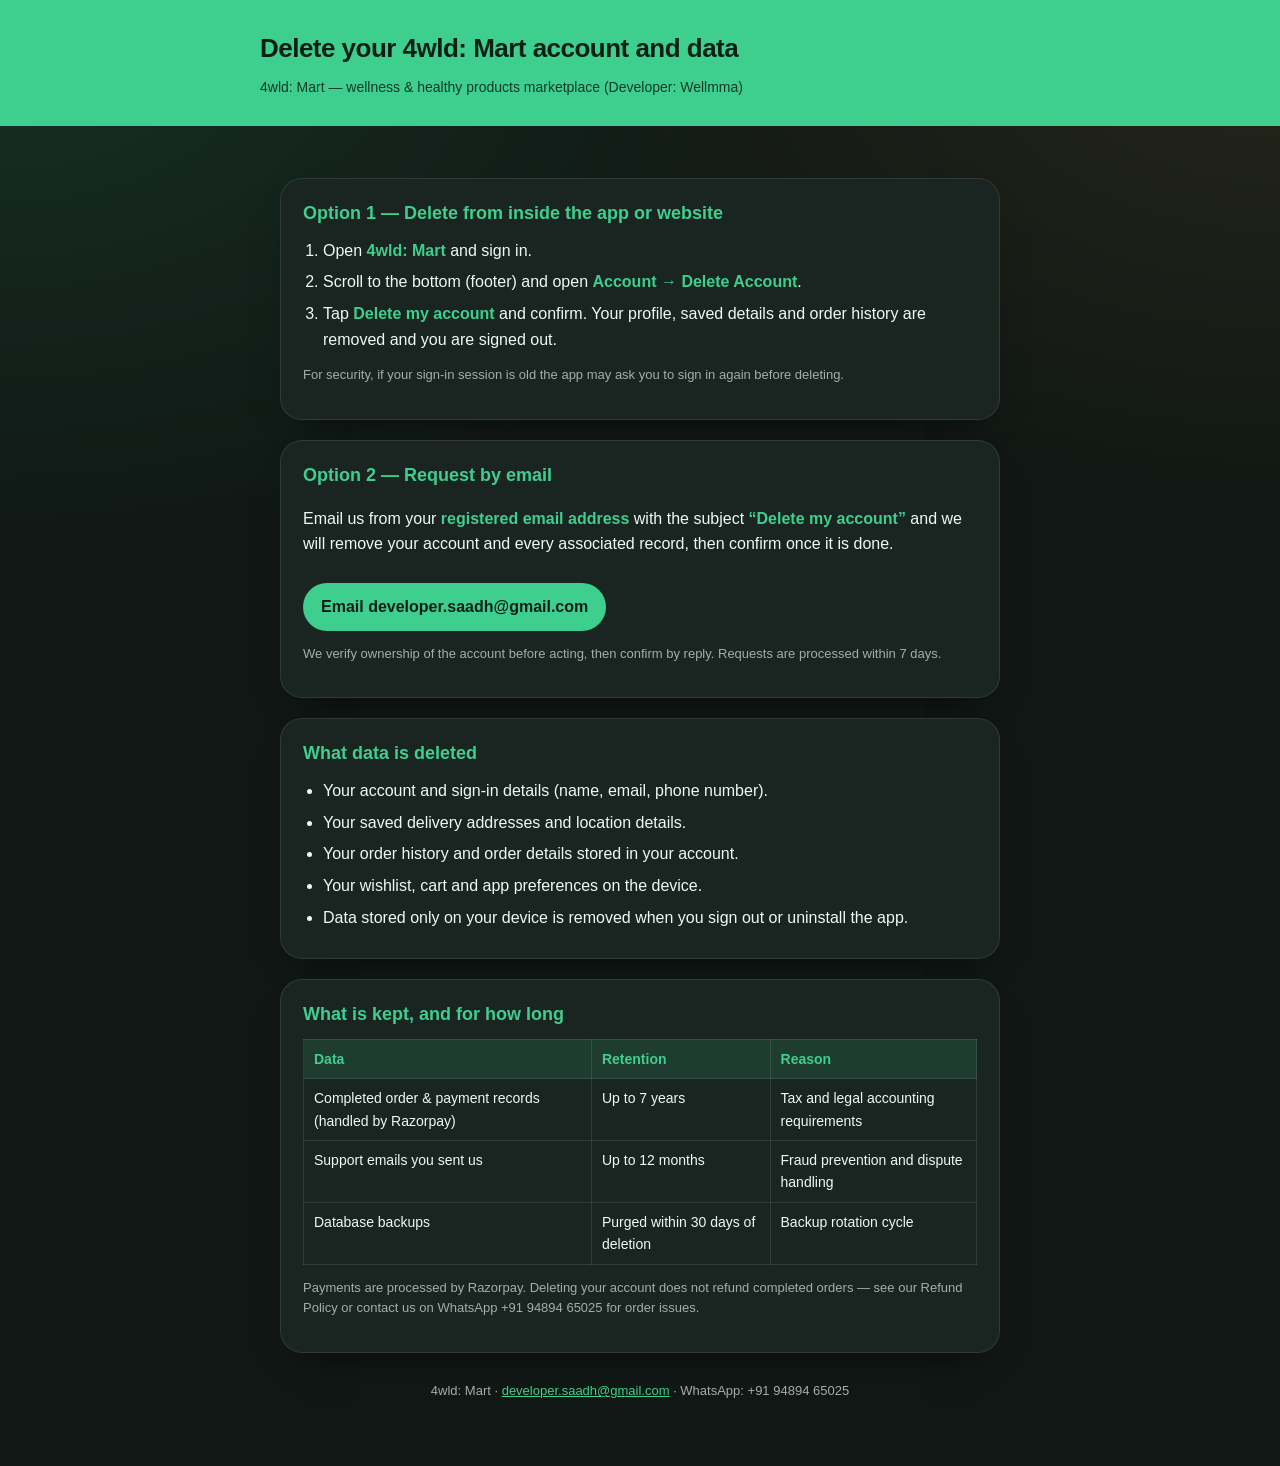
<file: 4wldmart_delete_account.html>
<!doctype html>
<html lang="en">
<head>
<meta charset="utf-8" />
<meta name="viewport" content="width=device-width, initial-scale=1" />
<title>Delete Your 4wld: Mart Account &amp; Data | 4wld: Mart</title>
<meta name="description" content="How to delete your 4wld: Mart account and associated data, what is deleted, what is kept, and retention periods." />
<style>
  :root{
    --bg:#101714;
    --card:#1a2420;
    --ink:#f2f7f4;
    --muted:#9fb0a7;
    --line:rgba(255,255,255,.10);
    --brand:#3ecf8e;
    --brand-ink:#0c1f16;
  }
  *{box-sizing:border-box;}
  body{
    margin:0;
    background:
      radial-gradient(90% 55% at 0% 0%, rgba(62,207,142,.14), transparent 70%),
      radial-gradient(80% 50% at 100% 0%, rgba(240,178,90,.10), transparent 70%),
      var(--bg);
    background-repeat:no-repeat;
    color:var(--ink);
    font-family:-apple-system,BlinkMacSystemFont,"Segoe UI",Roboto,Arial,sans-serif;
    line-height:1.6;
  }
  .wrap{max-width:760px;margin:0 auto;padding:32px 20px 64px;}
  header{background:var(--brand);color:var(--brand-ink);padding:28px 20px;}
  header .wrap{padding:0;}
  header h1{margin:0;font-size:26px;letter-spacing:-.02em;}
  header p{margin:6px 0 0;opacity:.85;font-size:14px;}
  .card{background:var(--card);border:1px solid var(--line);border-radius:22px;padding:20px 22px;margin-top:20px;box-shadow:0 18px 36px -22px rgba(0,0,0,.7);}
  h2{font-size:18px;margin:0 0 10px;color:var(--brand);}
  ol,ul{padding-left:20px;margin:8px 0;}
  li{margin:6px 0;}
  a{color:var(--brand);}
  strong{color:var(--brand);}
  table{width:100%;border-collapse:collapse;margin-top:8px;font-size:14px;}
  th,td{border:1px solid var(--line);padding:8px 10px;text-align:left;vertical-align:top;}
  th{background:rgba(62,207,142,.14);color:var(--brand);}
  .mail{display:inline-block;margin-top:10px;background:var(--brand);color:var(--brand-ink);padding:11px 18px;border-radius:999px;text-decoration:none;font-weight:700;}
  .note{font-size:13px;color:var(--muted);}
  footer{text-align:center;color:var(--muted);font-size:13px;margin-top:28px;}
</style>
</head>
<body>
<header>
  <div class="wrap">
    <h1>Delete your 4wld: Mart account and data</h1>
    <p>4wld: Mart — wellness &amp; healthy products marketplace (Developer: Wellmma)</p>
  </div>
</header>

<div class="wrap">
  <div class="card">
    <h2>Option 1 — Delete from inside the app or website</h2>
    <ol>
      <li>Open <strong>4wld: Mart</strong> and sign in.</li>
      <li>Scroll to the bottom (footer) and open <strong>Account → Delete Account</strong>.</li>
      <li>Tap <strong>Delete my account</strong> and confirm. Your profile, saved details and order history are removed and you are signed out.</li>
    </ol>
    <p class="note">For security, if your sign-in session is old the app may ask you to sign in again before deleting.</p>
  </div>

  <div class="card">
    <h2>Option 2 — Request by email</h2>
    <p>Email us from your <strong>registered email address</strong> with the subject <strong>“Delete my account”</strong> and we will remove your account and every associated record, then confirm once it is done.</p>
    <a class="mail" href="mailto:developer.saadh@gmail.com?subject=Delete%20my%204wld%3A%20Mart%20account">Email developer.saadh@gmail.com</a>
    <p class="note">We verify ownership of the account before acting, then confirm by reply. Requests are processed within 7 days.</p>
  </div>

  <div class="card">
    <h2>What data is deleted</h2>
    <ul>
      <li>Your account and sign-in details (name, email, phone number).</li>
      <li>Your saved delivery addresses and location details.</li>
      <li>Your order history and order details stored in your account.</li>
      <li>Your wishlist, cart and app preferences on the device.</li>
      <li>Data stored only on your device is removed when you sign out or uninstall the app.</li>
    </ul>
  </div>

  <div class="card">
    <h2>What is kept, and for how long</h2>
    <table>
      <tr><th>Data</th><th>Retention</th><th>Reason</th></tr>
      <tr><td>Completed order &amp; payment records (handled by Razorpay)</td><td>Up to 7 years</td><td>Tax and legal accounting requirements</td></tr>
      <tr><td>Support emails you sent us</td><td>Up to 12 months</td><td>Fraud prevention and dispute handling</td></tr>
      <tr><td>Database backups</td><td>Purged within 30 days of deletion</td><td>Backup rotation cycle</td></tr>
    </table>
    <p class="note">Payments are processed by Razorpay. Deleting your account does not refund completed orders — see our Refund Policy or contact us on WhatsApp +91 94894 65025 for order issues.</p>
  </div>

  <footer>4wld: Mart · <a href="mailto:developer.saadh@gmail.com">developer.saadh@gmail.com</a> · WhatsApp: +91 94894 65025</footer>
</div>
</body>
</html>
</file>
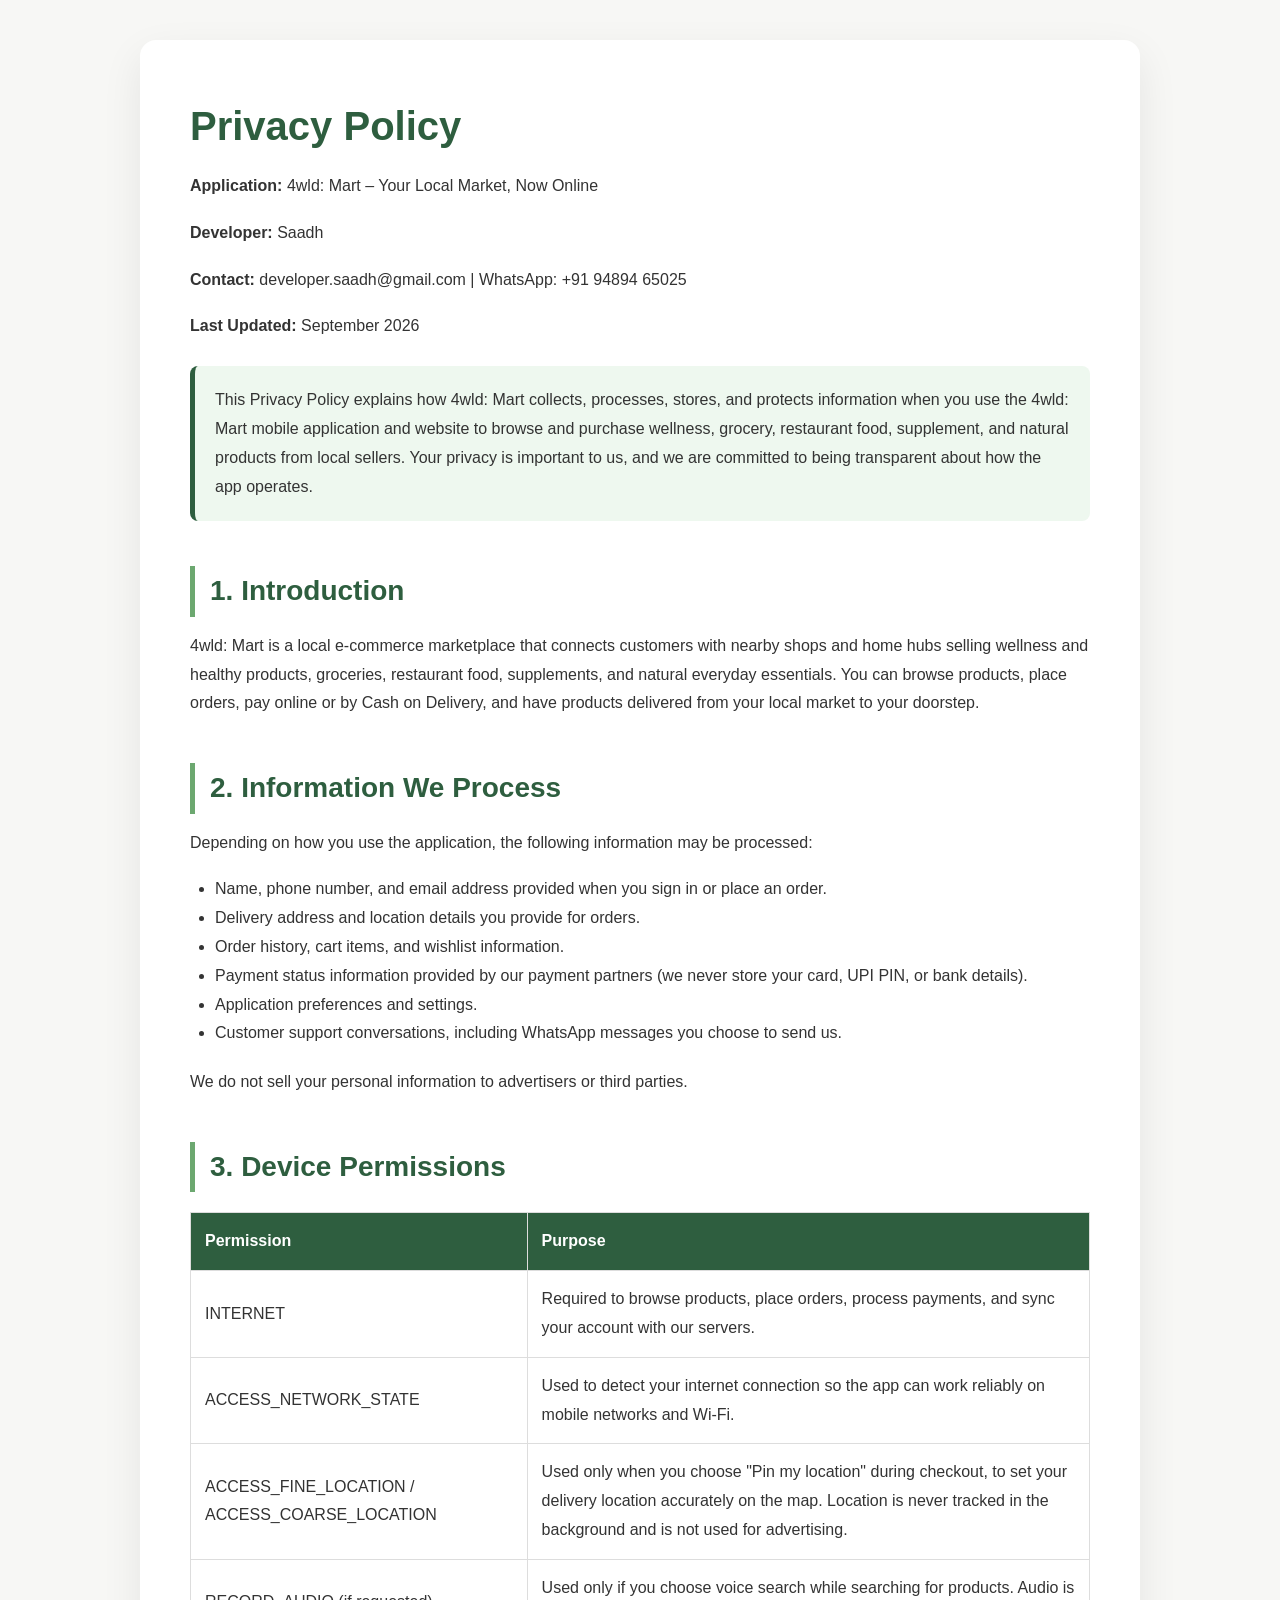
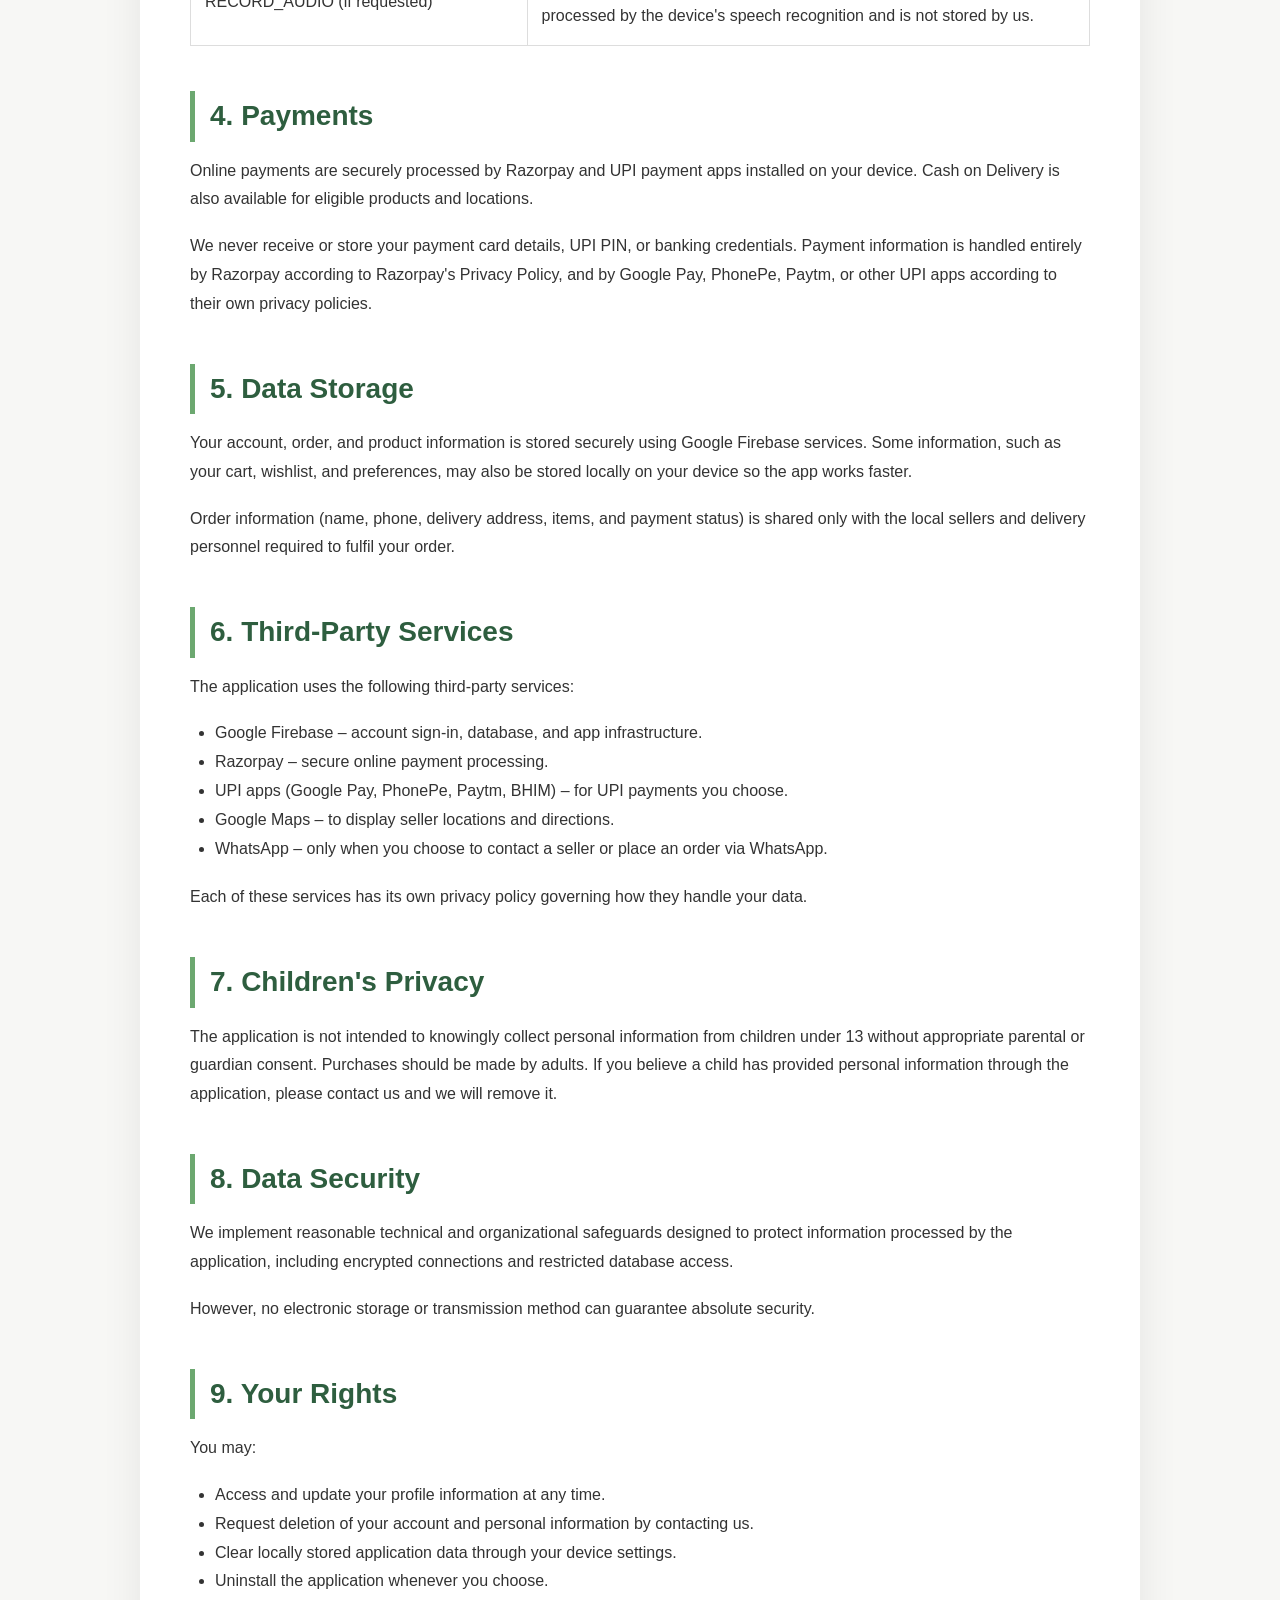
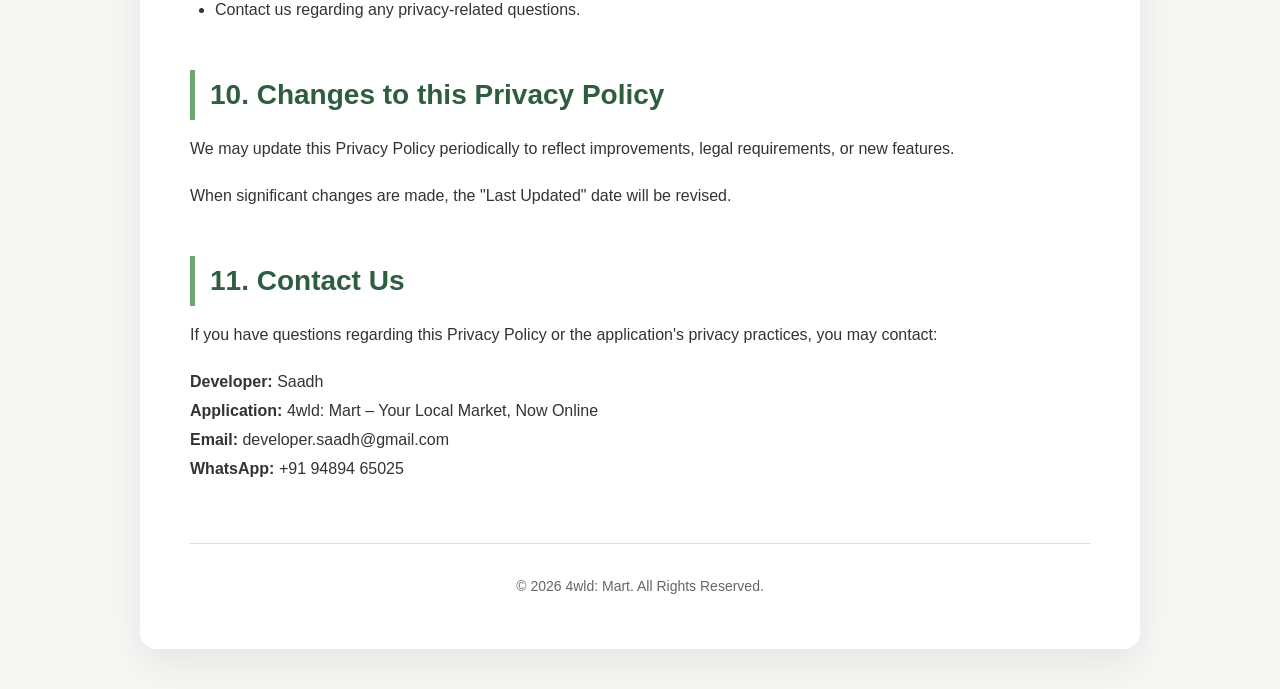
<file: privacy-policy.html>
<!DOCTYPE html>
<html lang="en">
<head>
<meta charset="UTF-8">
<meta name="viewport" content="width=device-width, initial-scale=1.0">
<title>Privacy Policy | 4wld: Mart</title>

<style>
*{
margin:0;
padding:0;
box-sizing:border-box;
}

body{
font-family:Arial,Helvetica,sans-serif;
background:#f7f7f5;
color:#333;
line-height:1.8;
}

.container{
max-width:1000px;
margin:40px auto;
background:#fff;
padding:50px;
border-radius:16px;
box-shadow:0 15px 40px rgba(0,0,0,.08);
}

h1{
font-size:40px;
margin-bottom:10px;
color:#2E5E3F;
}

h2{
margin-top:45px;
margin-bottom:15px;
color:#2E5E3F;
font-size:28px;
border-left:5px solid #6CA870;
padding-left:15px;
}

h3{
margin-top:25px;
margin-bottom:10px;
color:#444;
}

p{
margin-bottom:18px;
}

ul{
margin-left:25px;
margin-bottom:20px;
}

table{
width:100%;
border-collapse:collapse;
margin-top:20px;
margin-bottom:30px;
}

table th,
table td{
border:1px solid #ddd;
padding:14px;
text-align:left;
}

table th{
background:#2E5E3F;
color:#fff;
}

.footer{
margin-top:60px;
padding-top:30px;
border-top:1px solid #ddd;
text-align:center;
color:#666;
font-size:14px;
}

.notice{
background:#eef8ef;
padding:20px;
border-left:5px solid #2E5E3F;
border-radius:8px;
margin:25px 0;
}

@media (max-width:600px){
.container{
margin:10px;
padding:24px;
}
h1{font-size:30px;}
h2{font-size:22px;}
}
</style>

</head>

<body>

<div class="container">

<h1>Privacy Policy</h1>

<p><strong>Application:</strong> 4wld: Mart – Your Local Market, Now Online</p>
<p><strong>Developer:</strong> Saadh</p>
<p><strong>Contact:</strong> developer.saadh@gmail.com | WhatsApp: +91 94894 65025</p>
<p><strong>Last Updated:</strong> September 2026</p>

<div class="notice">
This Privacy Policy explains how 4wld: Mart collects, processes, stores, and protects information when you use the 4wld: Mart mobile application and website to browse and purchase wellness, grocery, restaurant food, supplement, and natural products from local sellers. Your privacy is important to us, and we are committed to being transparent about how the app operates.
</div>

<h2>1. Introduction</h2>

<p>
4wld: Mart is a local e-commerce marketplace that connects customers with nearby shops and home hubs selling wellness and healthy products, groceries, restaurant food, supplements, and natural everyday essentials. You can browse products, place orders, pay online or by Cash on Delivery, and have products delivered from your local market to your doorstep.
</p>

<h2>2. Information We Process</h2>

<p>Depending on how you use the application, the following information may be processed:</p>

<ul>
<li>Name, phone number, and email address provided when you sign in or place an order.</li>
<li>Delivery address and location details you provide for orders.</li>
<li>Order history, cart items, and wishlist information.</li>
<li>Payment status information provided by our payment partners (we never store your card, UPI PIN, or bank details).</li>
<li>Application preferences and settings.</li>
<li>Customer support conversations, including WhatsApp messages you choose to send us.</li>
</ul>

<p>
We do not sell your personal information to advertisers or third parties.
</p>

<h2>3. Device Permissions</h2>

<table>

<tr>
<th>Permission</th>
<th>Purpose</th>
</tr>

<tr>
<td>INTERNET</td>
<td>
Required to browse products, place orders, process payments, and sync your account with our servers.
</td>
</tr>

<tr>
<td>ACCESS_NETWORK_STATE</td>
<td>
Used to detect your internet connection so the app can work reliably on mobile networks and Wi-Fi.
</td>
</tr>

<tr>
<td>ACCESS_FINE_LOCATION / ACCESS_COARSE_LOCATION</td>
<td>
Used only when you choose "Pin my location" during checkout, to set your delivery location accurately on the map. Location is never tracked in the background and is not used for advertising.
</td>
</tr>

<tr>
<td>RECORD_AUDIO (if requested)</td>
<td>
Used only if you choose voice search while searching for products. Audio is processed by the device's speech recognition and is not stored by us.
</td>
</tr>

</table>

<h2>4. Payments</h2>

<p>
Online payments are securely processed by Razorpay and UPI payment apps installed on your device. Cash on Delivery is also available for eligible products and locations.
</p>

<p>
We never receive or store your payment card details, UPI PIN, or banking credentials. Payment information is handled entirely by Razorpay according to Razorpay's Privacy Policy, and by Google Pay, PhonePe, Paytm, or other UPI apps according to their own privacy policies.
</p>

<h2>5. Data Storage</h2>

<p>
Your account, order, and product information is stored securely using Google Firebase services. Some information, such as your cart, wishlist, and preferences, may also be stored locally on your device so the app works faster.
</p>

<p>
Order information (name, phone, delivery address, items, and payment status) is shared only with the local sellers and delivery personnel required to fulfil your order.
</p>

<h2>6. Third-Party Services</h2>

<p>
The application uses the following third-party services:
</p>

<ul>
<li>Google Firebase – account sign-in, database, and app infrastructure.</li>
<li>Razorpay – secure online payment processing.</li>
<li>UPI apps (Google Pay, PhonePe, Paytm, BHIM) – for UPI payments you choose.</li>
<li>Google Maps – to display seller locations and directions.</li>
<li>WhatsApp – only when you choose to contact a seller or place an order via WhatsApp.</li>
</ul>

<p>
Each of these services has its own privacy policy governing how they handle your data.
</p>

<h2>7. Children's Privacy</h2>

<p>
The application is not intended to knowingly collect personal information from children under 13 without appropriate parental or guardian consent. Purchases should be made by adults. If you believe a child has provided personal information through the application, please contact us and we will remove it.
</p>

<h2>8. Data Security</h2>

<p>
We implement reasonable technical and organizational safeguards designed to protect information processed by the application, including encrypted connections and restricted database access.
</p>

<p>
However, no electronic storage or transmission method can guarantee absolute security.
</p>

<h2>9. Your Rights</h2>

<p>You may:</p>

<ul>
<li>Access and update your profile information at any time.</li>
<li>Request deletion of your account and personal information by contacting us.</li>
<li>Clear locally stored application data through your device settings.</li>
<li>Uninstall the application whenever you choose.</li>
<li>Contact us regarding any privacy-related questions.</li>
</ul>

<h2>10. Changes to this Privacy Policy</h2>

<p>
We may update this Privacy Policy periodically to reflect improvements, legal requirements, or new features.
</p>

<p>
When significant changes are made, the "Last Updated" date will be revised.
</p>

<h2>11. Contact Us</h2>

<p>
If you have questions regarding this Privacy Policy or the application's privacy practices, you may contact:
</p>

<p>
<strong>Developer:</strong> Saadh
<br>
<strong>Application:</strong> 4wld: Mart – Your Local Market, Now Online
<br>
<strong>Email:</strong> developer.saadh@gmail.com
<br>
<strong>WhatsApp:</strong> +91 94894 65025
</p>

<div class="footer">

© 2026 4wld: Mart. All Rights Reserved.

</div>

</div>

</body>
</html>
</file>
